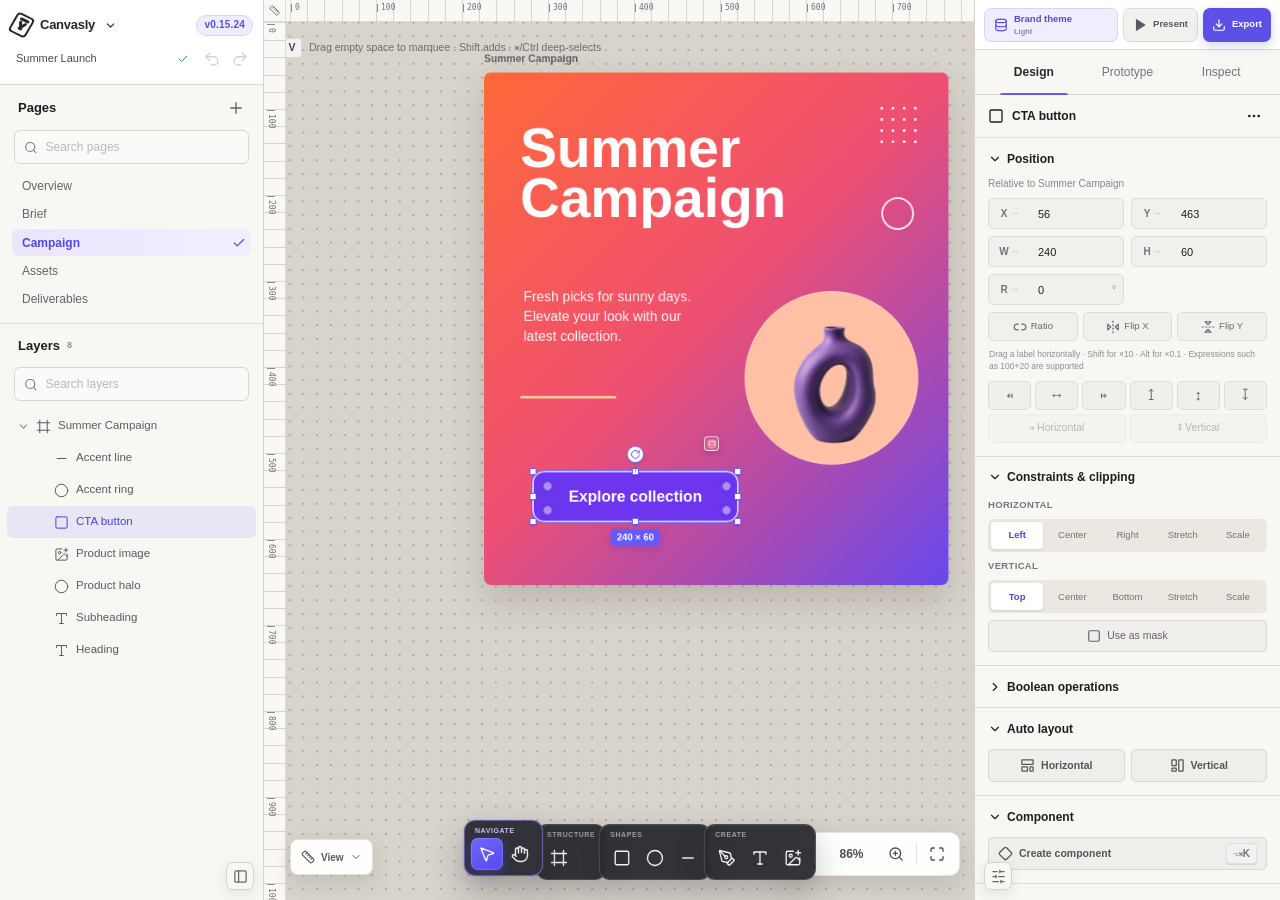
<file: index.html>
<!doctype html>
<html lang="zh-CN">
  <head>
    <meta charset="UTF-8" />
    <meta name="viewport" content="width=device-width, initial-scale=1.0" />
    <meta name="robots" content="noindex,nofollow,noarchive" />
    <meta name="referrer" content="strict-origin-when-cross-origin" />
    <meta name="theme-color" content="#f5f5f5" />
    <title>Canvasly 测试版</title>
    <script type="module" crossorigin src="/assets/index-BVK5L1eV.js"></script>
    <link rel="stylesheet" crossorigin href="/assets/index-B2eIT9mr.css">
  </head>
  <body>
    <div id="root"></div>
  </body>
</html>
</file>
